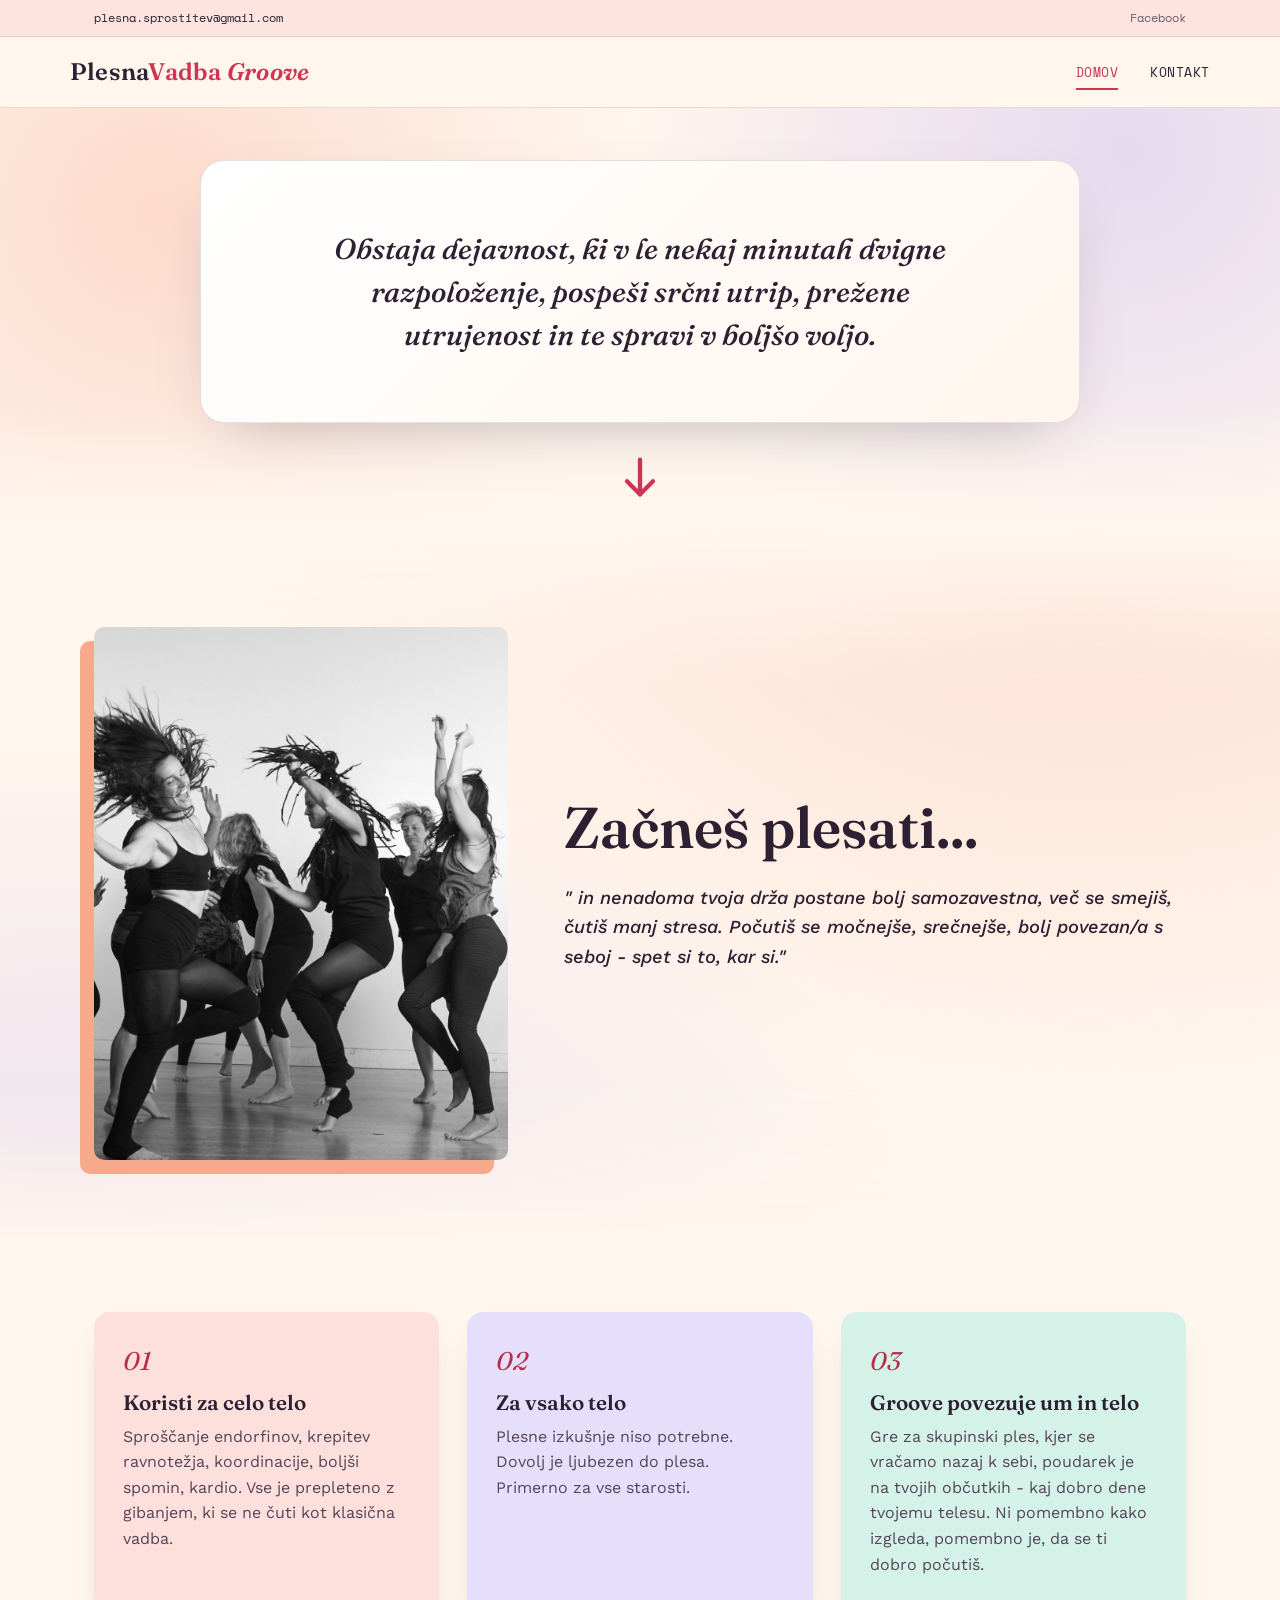
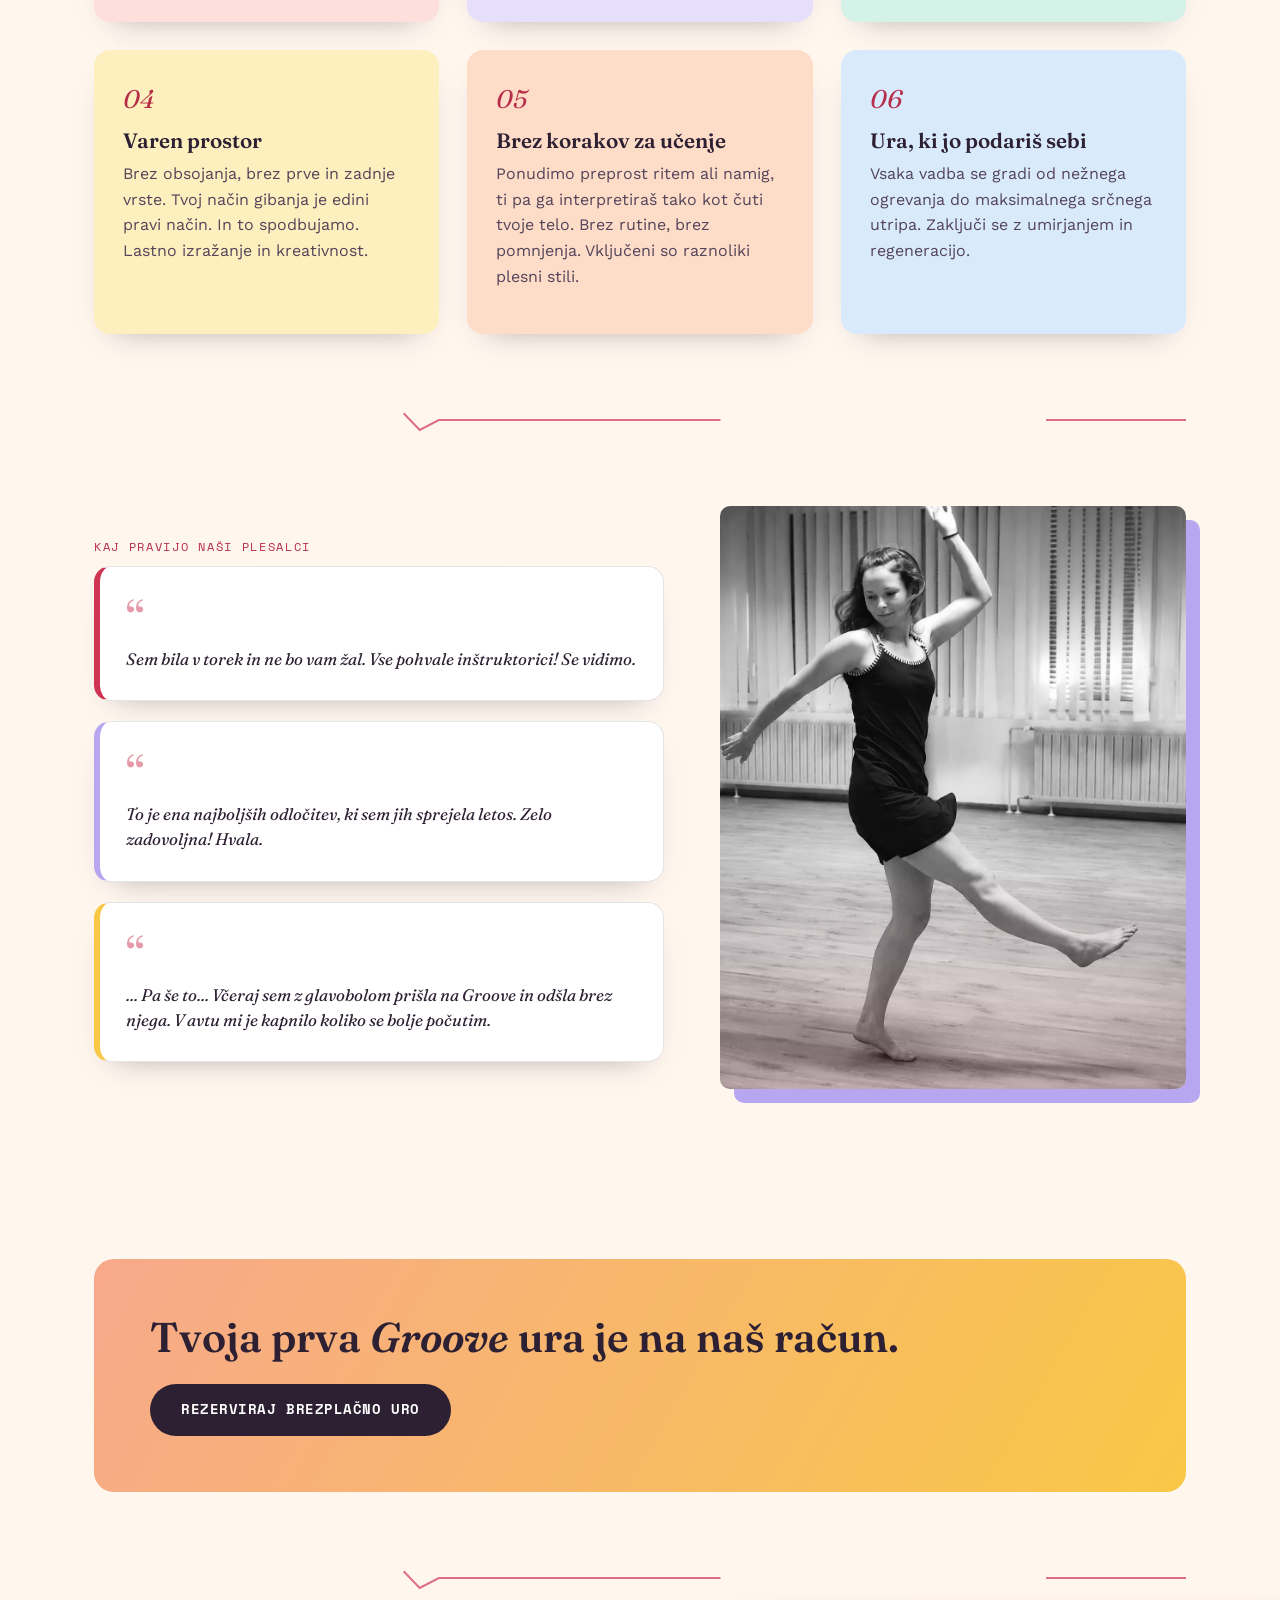
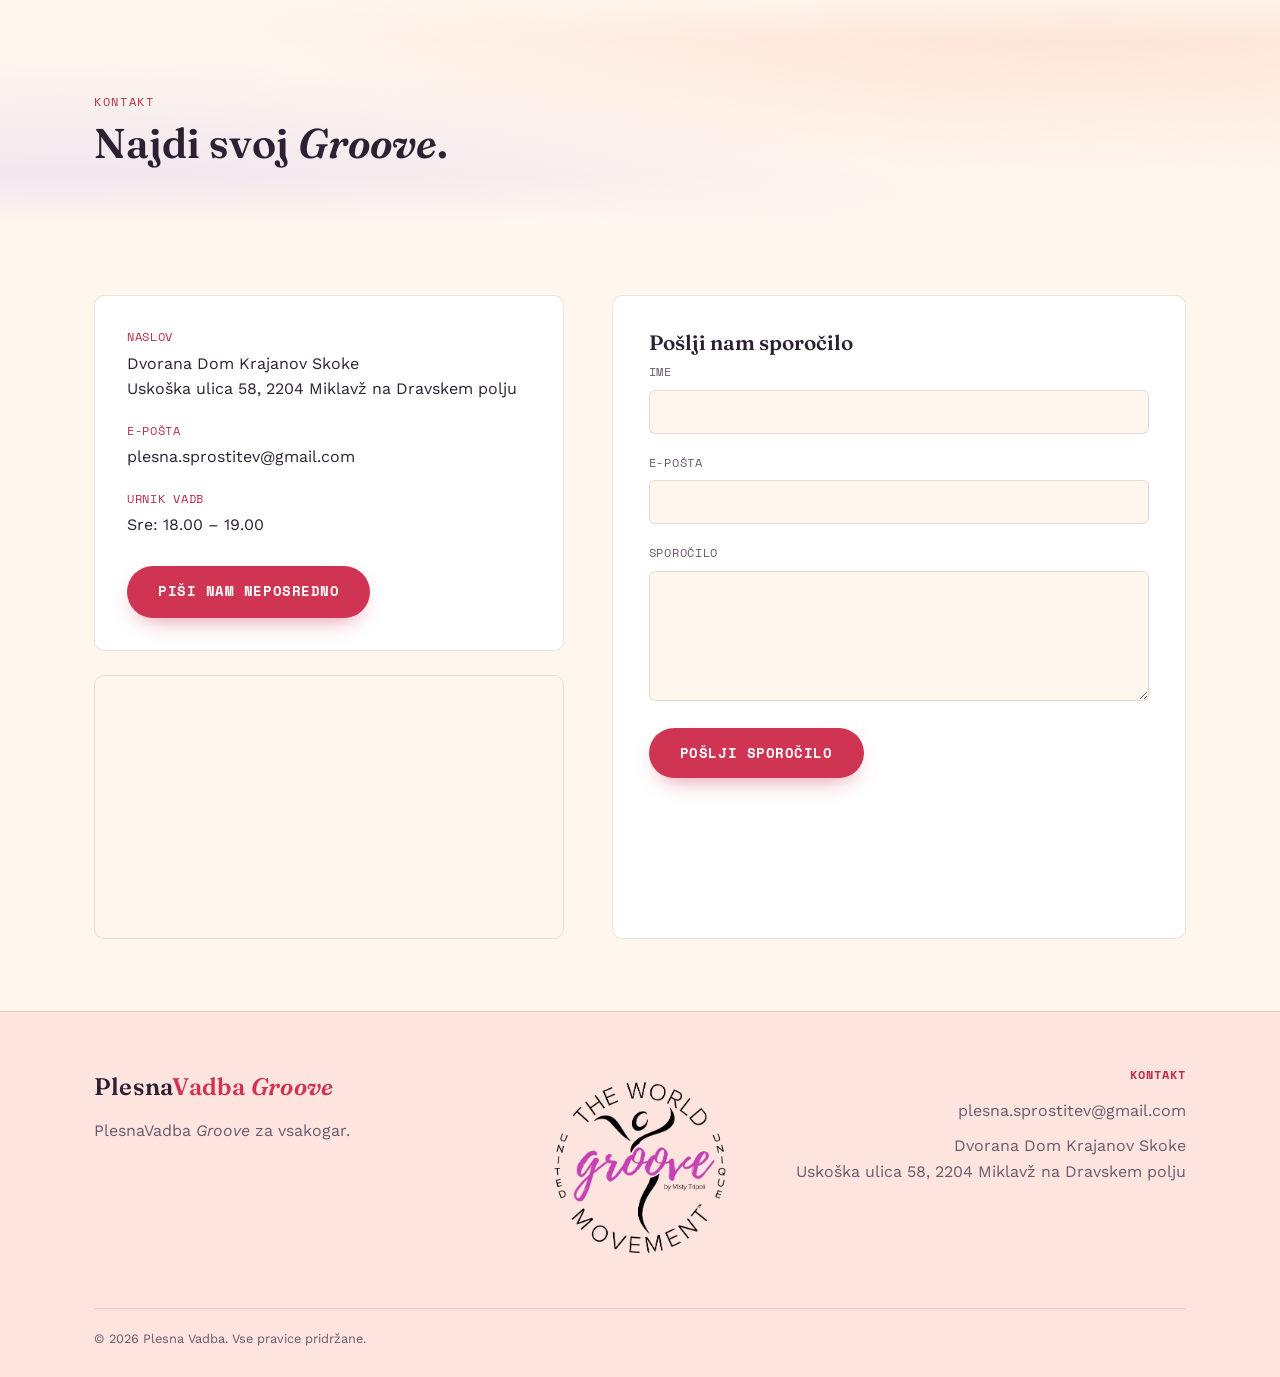
<file: index.html>
<!DOCTYPE html>
<html lang="sl">

<head>
  <meta charset="UTF-8" />
  <meta name="viewport" content="width=device-width, initial-scale=1.0" />
  <title>Groove plesna vadba Maribor | Plesna Vadba</title>
  <meta name="description"
    content="Groove je plesna vadba brez koreografije za vsako telo. Predznanje ni potrebno, prva ura je brezplačna. Miklavž na Dravskem polju, Maribor." />
  <link rel="preconnect" href="https://fonts.googleapis.com">
  <link
    href="https://fonts.googleapis.com/css2?family=Fraunces:ital,wght@0,500;0,600;1,500&family=Work+Sans:wght@400;500;600&family=Space+Mono:wght@400;700&display=swap"
    rel="stylesheet">
  <link rel="stylesheet" href="style.css">

  <link rel="canonical" href="https://zagroovaj.si/" />
  <meta name="theme-color" content="#fff6ee" />

  <link rel="icon" href="favicon.svg" type="image/svg+xml" />
  <link rel="icon" href="favicon.png" type="image/png" sizes="96x96" />

  <meta property="og:type" content="website" />
  <meta property="og:site_name" content="Plesna Vadba" />
  <meta property="og:title" content="Plesna Vadba Groove — plesna vadba brez koreografije" />
  <meta property="og:description"
    content="Plesna vadba za vsako telo. Predznanje ni potrebno, prva ura je brezplačna." />
  <meta property="og:url" content="https://zagroovaj.si/" />
  <meta property="og:image" content="https://zagroovaj.si/public/images/og-image.jpg" />
  <meta property="og:image:width" content="1200" />
  <meta property="og:image:height" content="630" />
  <meta property="og:locale" content="sl_SI" />
  <meta name="twitter:card" content="summary_large_image" />

  <script type="application/ld+json">
{
  "@context": "https://schema.org",
  "@type": "DanceSchool",
  "name": "Plesna Vadba Groove",
  "description": "Groove je plesna vadba brez koreografije, kjer pride v ospredje lastna kreativnost. Plesno predznanje ni potrebno.",
  "url": "https://zagroovaj.si/",
  "image": "https://zagroovaj.si/public/images/og-image.jpg",
  "email": "plesna.sprostitev@gmail.com",
  "address": {
    "@type": "PostalAddress",
    "streetAddress": "Uskoška ulica 58",
    "addressLocality": "Miklavž na Dravskem polju",
    "postalCode": "2204",
    "addressCountry": "SI"
  },
  "areaServed": ["Maribor", "Miklavž na Dravskem polju", "Štajerska"],
  "openingHoursSpecification": [
    {
      "@type": "OpeningHoursSpecification",
      "dayOfWeek": "Wednesday",
      "opens": "18:00",
      "closes": "19:00"
    }
  ],
  "sameAs": ["https://www.facebook.com/share/1FZcJgLo23/"]
}
</script>
  <meta name="keywords"
    content="plesna vadba, Maribor, Štajerska, lastno izražanje, iskanje sebe, gibanje, solo ples, ples v skupini, sprostitev, groove metoda, ples brez koreografije" />
</head>

<body>

  <div class="topbar">
    <div class="container">
      <div class="topbar-contact">
        <a href="mailto:plesna.sprostitev@gmail.com">plesna.sprostitev@gmail.com</a>
      </div>
      <div class="topbar-social">
        <a href="https://www.facebook.com/share/1FZcJgLo23/" target="_blank" aria-label="Facebook">Facebook</a>
      </div>
    </div>
  </div>


  <header class="site-header">
    <div class="container nav-row">
      <a href="index.html" class="logo">Plesna<span>Vadba </span> <span class="groove">Groove</span></a>
      <nav class="main-nav" aria-label="Glavna navigacija">
        <ul>
          <li><a href="index.html" class="active">Domov</a></li>
          <li><a href="index.html#contact">Kontakt</a></li>
        </ul>
      </nav>
      <button class="nav-toggle" aria-label="Preklopi meni" aria-expanded="false">
        <span></span><span></span><span></span>
      </button>
    </div>
  </header>

  <section style="margin:0;padding:0;" class="info-box-section">
    <br><br>
    <fieldset class="info-box">
      <p>Obstaja dejavnost, ki v le nekaj minutah dvigne razpoloženje, pospeši srčni utrip, prežene utrujenost in te
        spravi v boljšo voljo.</p>
    </fieldset>

    <div class="arrow-down">
      <svg viewBox="0 0 24 24" fill="none" stroke="currentColor" stroke-width="2" stroke-linecap="round"
        stroke-linejoin="round">
        <line x1="12" y1="4" x2="12" y2="20"></line>
        <polyline points="6 14 12 20 18 14"></polyline>
      </svg>
    </div>

  </section>
  <section class="hero">
    <div class="container about-grid">
      <div class="about-image">
        <img src="public/images/img_dance_black3.jpg" loading="lazy" alt="" />
      </div>
      <div class="about-copy">
        <h1>Začneš plesati... </h1>
        <blockquote>" in nenadoma tvoja drža postane bolj samozavestna, več se smejiš, čutiš manj stresa. Počutiš se
          močnejše, srečnejše, bolj povezan/a s seboj - spet si to, kar si."</blockquote>
      </div>
    </div>
  </section>

  
  <section id="why">
    <div class="container">
      <div class="perks-grid">
        <div class="perk-card">
          <span class="perk-icon">01</span>
          <h3>Koristi za celo telo</h3>
          <p>Sproščanje endorfinov, krepitev ravnotežja, koordinacije, boljši spomin, kardio. Vse je prepleteno z
            gibanjem, ki se ne čuti kot klasična vadba.</p>
        </div>
        <div class="perk-card">
          <span class="perk-icon">02</span>
          <h3>Za vsako telo</h3>
          <p>Plesne izkušnje niso potrebne. Dovolj je ljubezen do plesa. Primerno za vse starosti.</p>
        </div>
        <div class="perk-card">
          <span class="perk-icon">03</span>
          <h3>Groove povezuje um in telo</h3>
          <p>Gre za skupinski ples, kjer se vračamo nazaj k sebi, poudarek je na tvojih občutkih - kaj dobro dene
            tvojemu telesu.
            Ni pomembno kako izgleda, pomembno je, da se ti dobro počutiš.</p>
        </div>
        <div class="perk-card">
          <span class="perk-icon">04</span>
          <h3>Varen prostor</h3>
          <p>Brez obsojanja, brez prve in zadnje vrste. Tvoj način gibanja je edini pravi način. In to spodbujamo.
            Lastno izražanje in kreativnost.</p>
        </div>
        <div class="perk-card">
          <span class="perk-icon">05</span>
          <h3>Brez korakov za učenje</h3>
          <p>Ponudimo preprost ritem ali namig, ti pa ga interpretiraš tako kot čuti tvoje telo. Brez rutine, brez
            pomnjenja. Vključeni so raznoliki plesni stili.</p>
        </div>
        <div class="perk-card">
          <span class="perk-icon">06</span>
          <h3>Ura, ki jo podariš sebi</h3>
          <p>Vsaka vadba se gradi od nežnega ogrevanja do maksimalnega srčnega utripa. Zaključi se z umirjanjem in
            regeneracijo.</p>
        </div>
      </div>
    </div>
  </section>

  <svg class="beat-line container" viewBox="0 0 1140 28" preserveAspectRatio="none" aria-hidden="true">
    <path d="M0,14 L120,14 L140,4 L160,24 L180,14 L300,14 L320,4 L340,24 L360,14 L1140,14" />
  </svg>


  <section>
    <div class="container hero-grid">
      <div class="hero-copy">
        <span class="eyebrow">Kaj pravijo naši plesalci</span>
        <div class="testimonials-grid" style="grid-template-columns: 1fr; gap: 20px;">
          <div class="testimonial-card">
            <p>Sem bila v torek in ne bo vam žal. Vse pohvale inštruktorici! Se vidimo.</p>
          </div>
          <div class="testimonial-card">
            <p>To je ena najboljših odločitev, ki sem jih sprejela letos. Zelo zadovoljna! Hvala.</p>
          </div>
          <div class="testimonial-card">
            <p>... Pa še to... Včeraj sem z glavobolom prišla na <span class="groove">Groove</span> in odšla brez
              njega. V avtu mi je kapnilo koliko se bolje počutim.</p>
          </div>
        </div>
      </div>
      <div class="hero-image">
        <img src="public/images/front.webp" loading="lazy" alt="" />
      </div>
    </div>
  </section>
  <br>


  <section>
    <div class="container">
      <div class="cta-banner">
        <div>
          <h2>Tvoja prva <span class="groove">Groove</span> ura je na naš račun.</h2>
        </div>
        <a href="index.html#contact" class="btn btn-primary">Rezerviraj brezplačno uro</a>
      </div>
    </div>
  </section>

  <svg class="beat-line container" viewBox="0 0 1140 28" preserveAspectRatio="none" aria-hidden="true">
    <path d="M0,14 L120,14 L140,4 L160,24 L180,14 L300,14 L320,4 L340,24 L360,14 L1140,14" />
  </svg>

  <section class="hero" style="padding-bottom: 40px;" id="contact">
    <div class="container">
      <span class="eyebrow">Kontakt</span>
      <h2>Najdi svoj <span class="groove">Groove</span>.</h2>
    </div>
  </section>

  <section>
    <div class="container contact-grid">

      <div>
        <div class="contact-info-card">
          <div class="info-row">
            <div>
              <span class="label">Naslov</span>
              Dvorana Dom Krajanov Skoke<br>
              Uskoška ulica 58, 2204 Miklavž na Dravskem polju
            </div>
          </div>
          <div class="info-row">
            <div>
              <span class="label">E-pošta</span>
              <a href="mailto:plesna.sprostitev@gmail.com">plesna.sprostitev@gmail.com</a>
            </div>
          </div>
          <div class="info-row">
            <div>
              <span class="label">Urnik vadb</span>
              Sre: 18.00 – 19.00
            </div>
          </div>
          <a href="mailto:plesna.sprostitev@gmail.com?subject=Povpra%C5%A1evanje%20o%20vadbi" class="btn btn-primary"
            style="margin-top: 8px;">Piši nam neposredno</a>
        </div>

        <div class="map-embed">
          <iframe src="https://www.google.com/maps?q=Uskoška+ulica+58,+2204+Miklavž+na+Dravskem+polju&output=embed"
            loading="lazy" referrerpolicy="no-referrer-when-downgrade" title="Zemljevid lokacije studia">
          </iframe>
        </div>
      </div>

      <div class="contact-form">
        <h3>Pošlji nam sporočilo</h3>
        <form id="contact-form" action="https://formspree.io/f/mwlkqvdq" method="POST">
          <div class="form-row">
            <label for="name">Ime</label>
            <input type="text" id="name" name="name" required>
          </div>
          <div class="form-row">
            <label for="email">E-pošta</label>
            <input type="email" id="email" name="email" required>
          </div>
          <div class="form-row">
            <label for="message">Sporočilo</label>
            <textarea id="message" name="message" required></textarea>
          </div>
          <button type="submit" class="btn btn-primary">Pošlji sporočilo</button>
          <p id="form-status" class="form-status" role="status"></p>
        </form>
      </div>

    </div>
  </section>


  <footer class="site-footer">
    <div class="container">
      <div class="footer-grid">
        <div>
          <div class="logo">Plesna<span>Vadba </span><span class="groove">Groove</span></div>
          <p style="margin-top: 12px;">PlesnaVadba <span class="groove">Groove</span> za vsakogar.
          </p>
        </div>
        <div>
          <div class="footer-image">
          <img src="public/images/world_groove.png" alt="World Groove Movement">
          </div>
        </div>
        <div>
          <h4>Kontakt</h4>
          <ul>
            <li><a href="mailto:plesna.sprostitev@gmail.com">plesna.sprostitev@gmail.com</a></li>
            <li>Dvorana Dom Krajanov Skoke<br>Uskoška ulica 58, 2204 Miklavž na Dravskem polju</li>
          </ul>
        </div>
      </div>
      <div class="footer-bottom">
        <span>© 2026 Plesna Vadba. Vse pravice pridržane.</span>
      </div>
    </div>
  </footer>

  <script src="script.js"></script>
</body>

</html>
</file>
<file: style.css>
/* ===========================================================
   Plesna Vadba — design tokens
   =========================================================== */
:root {
  --color-bg: #fff6ee;
  --color-bg-alt: #fde4df;
  --color-card: #ffffff;
  --color-text: #2d2033;
  --color-text-muted: #6b5a6e;
  --color-accent: #2d2033;
  --color-accent-dim: #ffffff;
  --color-gold: #b82e4a;
  --color-pop: #cf3553;
  --color-pop-soft: #f7a98b;
  --color-border: rgba(45, 32, 51, 0.12);

  --color-sun: #f9c846;
  --color-lav: #b7a6f0;
  --color-mint: #bdebdd;
  --color-peach: #f7a98b;

  --font-display: "Fraunces", "Georgia", serif;
  --font-body: "Work Sans", "Helvetica Neue", Arial, sans-serif;
  --font-mono: "Space Mono", monospace;

  --container: 1140px;
  --radius: 10px;
}

* { box-sizing: border-box; }

html { scroll-behavior: smooth; }

body {
  margin: 0;
  background: var(--color-bg);
  color: var(--color-text);
  font-family: var(--font-body);
  line-height: 1.6;
  -webkit-font-smoothing: antialiased;
}

img { max-width: 100%; display: block; }

::selection { background: var(--color-sun); color: var(--color-text); }

a { color: inherit; text-decoration: none; }

.container {
  max-width: var(--container);
  margin: 0 auto;
  padding: 0 24px;
}

h1, h2, h3, h4 {
  font-family: var(--font-display);
  font-weight: 600;
  margin: 0 0 0.4em;
  line-height: 1.1;
}

h1 { font-size: clamp(2rem, 5vw, 3.6rem); }
h2 { font-size: clamp(1.8rem, 4vw, 2.6rem); }
h3 { font-size: 1.3rem; }

p { margin: 0 0 1em; color: var(--color-text-muted); }

.eyebrow {
  font-family: var(--font-mono);
  font-size: 0.75rem;
  letter-spacing: 0.14em;
  text-transform: uppercase;
  color: var(--color-gold);
  display: inline-block;
  margin-bottom: 0.8em;
}

.groove {
  font-style: italic;
}

/* ===========================================================
   Intro quote — opening statement section
   =========================================================== */
.quote-intro {
  padding: 88px 0 40px;
  text-align: center;
  position: relative;
}
.quote-intro .container {
  max-width: 760px;
}
.quote-intro .quote-mark {
  font-family: var(--font-display);
  font-size: 5rem;
  line-height: 1;
  color: var(--color-pop);
  opacity: 0.5;
  display: block;
  margin-bottom: -0.3em;
}
.quote-intro blockquote {
  font-family: var(--font-display);
  font-style: italic;
  font-weight: 500;
  font-size: clamp(1.4rem, 3vw, 2rem);
  line-height: 1.4;
  color: var(--color-text);
  margin: 0 auto;
  max-width: 640px;
}
.quote-intro .quote-underline {
  width: 64px;
  height: 3px;
  background: var(--color-pop);
  border-radius: 2px;
  margin: 32px auto 0;
}

/* ===========================================================
   Info box — bordered callout with overlaid heading
   =========================================================== */
.info-box {
  border: 1px solid var(--color-border);
  background: linear-gradient(135deg, var(--color-card), var(--color-bg));
  border-radius: 24px;
  padding: 66px 58px;
  margin: 0 auto;
  max-width: 880px;
  min-height: 260px;
  position: relative;
  display: flex;
  flex-direction: column;
  align-items: center;
  justify-content: center;
  text-align: center;
  gap: 18px;
  box-shadow: 0 24px 60px -30px rgba(45, 32, 51, 0.35);
}
.info-box-icon {
  width: 44px;
  height: 44px;
  color: var(--color-text-muted);
}
.info-box legend {
  padding: 0 14px;
  font-family: var(--font-display);
  font-size: 1.3rem;
  font-weight: 600;
  background: var(--color-bg);
}
.info-box legend .pop {
  color: var(--color-pop);
  font-style: italic;
}
.info-box p {
  margin: 0;
  color: var(--color-text);
  font-family: var(--font-display);
  font-style: italic;
  font-weight: 500;
  font-size: 1.8rem;
  line-height: 1.5;
  max-width: 620px;
}

/* Soft pastel glow behind the opening section */
.info-box-section {
  background:
    linear-gradient(to bottom, transparent 70%, var(--color-bg) 100%),
    radial-gradient(circle at 12% 25%, rgba(247, 169, 139, 0.35), transparent 42%),
    radial-gradient(circle at 88% 10%, rgba(183, 166, 240, 0.35), transparent 42%);
}

/* Downward arrow, placed after a section to point at what follows */
.arrow-down {
  display: flex;
  justify-content: center;
  padding: 28px 0;
}
.arrow-down svg {
  width: 52px;
  height: 52px;
  color: var(--color-pop);
  animation: arrow-bounce 1.6s ease-in-out infinite;
}
@keyframes arrow-bounce {
  0%, 100% { transform: translateY(0); }
  50% { transform: translateY(8px); }
}
@media (prefers-reduced-motion: reduce) {
  .arrow-down svg { animation: none; }
}

/* ===========================================================
   Buttons
   =========================================================== */
.btn {
  display: inline-flex;
  align-items: center;
  gap: 8px;
  padding: 14px 30px;
  border-radius: 999px;
  font-family: var(--font-mono);
  font-size: 0.85rem;
  letter-spacing: 0.04em;
  text-transform: uppercase;
  border: 1px solid transparent;
  cursor: pointer;
  transition: transform 0.2s ease, background 0.2s ease, color 0.2s ease;
}

.btn-primary {
  background: var(--color-pop);
  color: #ffffff;
  font-weight: 700;
  box-shadow: 0 10px 24px -12px rgba(207, 53, 83, 0.7);
}
.btn-primary:hover { background: var(--color-text); color: #ffffff; border-color: var(--color-text); transform: translateY(-2px); }

.btn-ghost {
  background: transparent;
  color: var(--color-text);
  border-color: var(--color-text-muted);
}
.btn-ghost:hover { border-color: var(--color-text); background: var(--color-text); color: #ffffff; }

/* ===========================================================
   Top utility bar
   =========================================================== */
.topbar {
  background: var(--color-bg-alt);
  border-bottom: 1px solid var(--color-border);
  font-family: var(--font-mono);
  font-size: 0.78rem;
}
.topbar .container {
  display: flex;
  justify-content: space-between;
  align-items: center;
  padding-top: 8px;
  padding-bottom: 8px;
  gap: 16px;
}
.topbar-contact {
  display: flex;
  gap: 20px;
  flex-wrap: wrap;
}
.topbar-contact a:hover { color: var(--color-pop); }
.topbar-social { display: flex; gap: 14px; }
.topbar-social a { color: var(--color-text-muted); }
.topbar-social a:hover { color: var(--color-gold); }

/* ===========================================================
   Header / nav
   =========================================================== */
header.site-header {
  position: sticky;
  top: 0;
  z-index: 100;
  background: rgba(255, 246, 238, 0.92);
  backdrop-filter: blur(8px);
  border-bottom: 1px solid var(--color-border);
}

.nav-row {
  display: flex;
  align-items: center;
  justify-content: space-between;
  padding: 16px 0;
}

.logo {
  font-family: var(--font-display);
  font-size: 1.5rem;
  font-weight: 600;
  letter-spacing: 0.01em;
}
.logo span { color: var(--color-pop); }

nav.main-nav ul {
  list-style: none;
  display: flex;
  gap: 32px;
  margin: 0;
  padding: 0;
  font-family: var(--font-mono);
  font-size: 0.82rem;
  text-transform: uppercase;
  letter-spacing: 0.04em;
}
nav.main-nav a {
  padding: 6px 0;
  border-bottom: 2px solid transparent;
  transition: border-color 0.2s ease, color 0.2s ease;
}
nav.main-nav a:hover,
nav.main-nav a.active {
  color: var(--color-pop);
  border-color: var(--color-pop);
}

.nav-toggle {
  display: none;
  flex-direction: column;
  gap: 5px;
  background: none;
  border: none;
  cursor: pointer;
  padding: 6px;
}
.nav-toggle span {
  width: 26px;
  height: 2px;
  background: var(--color-text);
  transition: transform 0.25s ease, opacity 0.25s ease;
}
.nav-toggle.open span:nth-child(1) { transform: translateY(7px) rotate(45deg); }
.nav-toggle.open span:nth-child(2) { opacity: 0; }
.nav-toggle.open span:nth-child(3) { transform: translateY(-7px) rotate(-45deg); }

/* ===========================================================
   Beat line — signature divider
   =========================================================== */
.beat-line {
  width: 100%;
  height: 28px;
  margin: 0 auto;
  display: block;
  color: var(--color-pop);
  opacity: 0.7;
}
.beat-line path {
  stroke: currentColor;
  stroke-width: 2;
  fill: none;
  stroke-dasharray: 340;
  stroke-dashoffset: 340;
  animation: draw-beat 2.4s ease-in-out infinite alternate;
}
@keyframes draw-beat {
  to { stroke-dashoffset: 0; }
}

/* ===========================================================
   Hero
   =========================================================== */
.hero {
  position: relative;
  padding: 96px 0 80px;
  overflow: hidden;
  background:
    linear-gradient(to bottom, var(--color-bg) 0, transparent 22%, transparent 78%, var(--color-bg) 100%),
    radial-gradient(ellipse at 85% 0%, rgba(247, 169, 139, 0.30), transparent 55%),
    radial-gradient(ellipse at 5% 100%, rgba(183, 166, 240, 0.28), transparent 50%);
}
.hero-grid {
  display: grid;
  grid-template-columns: 1.1fr 0.9fr;
  gap: 56px;
  align-items: center;
}
.hero-copy .tagline {
  font-family: var(--font-display);
  font-style: italic;
  font-size: 1.2rem;
  color: var(--color-text);
  max-width: 480px;
}
.hero-actions {
  display: flex;
  gap: 16px;
  margin-top: 28px;
  flex-wrap: wrap;
}
.hero-image {
  position: relative;
  border-radius: var(--radius);
  overflow: hidden;
  aspect-ratio: 4 / 5;
  box-shadow: 14px 14px 0 var(--color-lav);
}
.hero-image img {
  width: 100%;
  height: 100%;
  object-fit: cover;
}
.hero-image::after {
  content: "";
  position: absolute;
  inset: 0;
  background: linear-gradient(180deg, transparent 60%, rgba(207, 53, 83, 0.12));
}

/* ===========================================================
   Sections
   =========================================================== */
section { padding: 72px 0; }
.section-alt { background: var(--color-bg-alt); }

.section-head {
  max-width: 640px;
  margin-bottom: 48px;
}

/* Perks grid (why join) */
.perks-grid {
  display: grid;
  grid-template-columns: repeat(3, 1fr);
  gap: 28px;
}
.perk-card {
  background: var(--color-card);
  border: 1px solid transparent;
  border-radius: 16px;
  padding: 28px;
  box-shadow: 0 14px 30px -22px rgba(45, 32, 51, 0.5);
}
.perk-card h3 { color: var(--color-text); }
.perk-card p { color: #54445a; }
.perk-card:nth-child(1) { background: #fde0dc; }
.perk-card:nth-child(2) { background: #e6dffb; }
.perk-card:nth-child(3) { background: #d5f2e8; }
.perk-card:nth-child(4) { background: #fdf0be; }
.perk-card:nth-child(5) { background: #fddcc8; }
.perk-card:nth-child(6) { background: #d8eafb; }
.perk-card .perk-icon {
  font-family: var(--font-display);
  font-style: italic;
  font-size: 1.6rem;
  color: var(--color-gold);
  margin-bottom: 10px;
  display: block;
}

/* Programs grid */
.programs-grid {
  display: grid;
  grid-template-columns: repeat(3, 1fr);
  gap: 28px;
}
.program-card {
  background: var(--color-card);
  border-radius: var(--radius);
  overflow: hidden;
  border: 1px solid var(--color-border);
  transition: transform 0.25s ease, box-shadow 0.25s ease;
}
.program-card:hover {
  transform: translateY(-6px);
  box-shadow: 0 20px 40px -20px rgba(45, 32, 51, 0.35);
}
.program-media { aspect-ratio: 4 / 3; overflow: hidden; }
.program-media img { width: 100%; height: 100%; object-fit: cover; }
.program-body { padding: 22px; }
.program-body .level {
  font-family: var(--font-mono);
  font-size: 0.72rem;
  color: var(--color-text-muted);
  text-transform: uppercase;
  letter-spacing: 0.08em;
}

/* Video showcase (replaces the old programs grid) */
.video-showcase {
  position: relative;
  border-radius: var(--radius);
  overflow: hidden;
  aspect-ratio: 16 / 9;
  max-width: 860px;
  margin: 0 auto;
  border: 1px solid var(--color-border);
  background: #000;
}
.video-showcase video {
  width: 100%;
  height: 100%;
  object-fit: cover;
  display: block;
}

/* Founder / about split */
.about-grid {
  display: grid;
  grid-template-columns: 0.8fr 1.2fr;
  gap: 56px;
  align-items: center;
}
.about-image {
  border-radius: var(--radius);
  overflow: hidden;
  box-shadow: -14px 14px 0 var(--color-peach);
}
.about-image img { width: 100%; height: auto; display: block; }
blockquote {
  font-family: var(--font-display);
  font-style: italic;
  font-size: 1.4rem;
  margin: 0 0 20px;
  color: var(--color-text);
}
.about-copy blockquote {
  font-family: var(--font-body);
  font-style: italic;
  font-weight: 500;
  font-size: 1.15rem;
  line-height: 1.6;
}
cite {
  font-family: var(--font-mono);
  font-style: normal;
  font-size: 0.8rem;
  color: var(--color-gold);
}

/* Testimonials */
.testimonials-grid {
  display: grid;
  grid-template-columns: repeat(3, 1fr);
  gap: 24px;
}
.testimonial-card {
  background: var(--color-card);
  border: 1px solid var(--color-border);
  border-left: 6px solid var(--color-pop);
  border-radius: 16px;
  padding: 28px 26px;
  position: relative;
  box-shadow: 0 14px 30px -22px rgba(45, 32, 51, 0.5);
}
.testimonial-card:nth-child(2) { border-left-color: var(--color-lav); }
.testimonial-card:nth-child(3) { border-left-color: var(--color-sun); }
.testimonial-card::before {
  content: "“";
  font-family: var(--font-display);
  font-size: 3rem;
  line-height: 1;
  color: var(--color-pop);
  opacity: 0.5;
  display: block;
  margin-bottom: 4px;
}
.testimonial-card p {
  font-family: var(--font-display);
  font-style: italic;
  color: var(--color-text);
  font-size: 1.05rem;
  line-height: 1.5;
  margin: 0;
}

/* Stats strip */
.stats-strip {
  display: grid;
  grid-template-columns: repeat(4, 1fr);
  gap: 24px;
  text-align: center;
  padding: 40px 0;
  border-top: 1px solid var(--color-border);
  border-bottom: 1px solid var(--color-border);
}
.stat-num {
  font-family: var(--font-display);
  font-size: 2.4rem;
  color: var(--color-pop);
}
.stat-label {
  font-family: var(--font-mono);
  font-size: 0.72rem;
  text-transform: uppercase;
  letter-spacing: 0.06em;
  color: var(--color-text-muted);
}

/* CTA banner */
.cta-banner {
  background: linear-gradient(120deg, var(--color-peach), var(--color-sun));
  border-radius: 20px;
  padding: 56px;
  display: flex;
  align-items: center;
  justify-content: space-between;
  gap: 24px;
  flex-wrap: wrap;
}
.cta-banner h2 { margin: 0; color: var(--color-text); }
.cta-banner .btn-primary { background: var(--color-text); color: #ffffff; box-shadow: none; }
.cta-banner .btn-primary:hover { background: transparent; color: var(--color-text); border-color: var(--color-text); }

/* ===========================================================
   Contact page
   =========================================================== */
.contact-grid {
  display: grid;
  grid-template-columns: 0.9fr 1.1fr;
  gap: 48px;
}
.contact-info-card {
  background: var(--color-card);
  border: 1px solid var(--color-border);
  border-radius: var(--radius);
  padding: 32px;
}
.contact-info-card .info-row {
  display: flex;
  gap: 14px;
  margin-bottom: 20px;
  align-items: flex-start;
}
.contact-info-card .info-row .label {
  font-family: var(--font-mono);
  font-size: 0.72rem;
  text-transform: uppercase;
  letter-spacing: 0.06em;
  color: var(--color-gold);
  display: block;
  margin-bottom: 4px;
}
.map-embed {
  border-radius: var(--radius);
  overflow: hidden;
  border: 1px solid var(--color-border);
  aspect-ratio: 16 / 9;
  margin-top: 24px;
}
.map-embed iframe { width: 100%; height: 100%; border: 0; }

.contact-form {
  background: var(--color-card);
  border: 1px solid var(--color-border);
  border-radius: var(--radius);
  padding: 36px;
}
.form-row { margin-bottom: 20px; }
.form-row label {
  display: block;
  font-family: var(--font-mono);
  font-size: 0.72rem;
  text-transform: uppercase;
  letter-spacing: 0.06em;
  color: var(--color-text-muted);
  margin-bottom: 8px;
}
.form-row input,
.form-row textarea {
  width: 100%;
  padding: 12px 14px;
  border-radius: 6px;
  border: 1px solid var(--color-border);
  background: var(--color-bg);
  color: var(--color-text);
  font-family: var(--font-body);
  font-size: 0.95rem;
}
.form-row input:focus,
.form-row textarea:focus {
  outline: 2px solid var(--color-pop);
  outline-offset: 1px;
}
.form-row textarea { resize: vertical; min-height: 130px; }

.form-note {
  font-size: 0.8rem;
  color: var(--color-text-muted);
  margin-top: 12px;
}

.form-status {
  margin-top: 16px;
  font-family: var(--font-mono);
  font-size: 0.85rem;
}
.form-status.success { color: #1a7f45; }
.form-status.error { color: var(--color-pop); }

/* ===========================================================
   Footer
   =========================================================== */
footer.site-footer {
  background: var(--color-bg-alt);
  border-top: 1px solid var(--color-border);
  padding: 56px 0 28px;
}
.footer-grid {
  display: grid;
  grid-template-columns: 1fr auto 1fr;
  gap: 48px;
  align-items: start;
  margin-bottom: 40px;
}
.footer-image { align-self: center; }
.footer-image img {
  display: block;
  width: 200px;
  height: 200px;
  object-fit: contain;
  border-radius: 50%;
  padding: 14px;
  /*background: #fff;
  box-shadow: 0 14px 30px -18px rgba(45, 32, 51, 0.45);*/
}
.footer-grid h4 {
  font-family: var(--font-mono);
  font-size: 0.78rem;
  text-transform: uppercase;
  letter-spacing: 0.08em;
  color: var(--color-gold);
  margin-bottom: 16px;
}
.footer-grid ul { list-style: none; margin: 0; padding: 0; }
.footer-grid li { margin-bottom: 10px; color: var(--color-text-muted); }
.footer-grid a:hover { color: var(--color-pop); }
.footer-bottom {
  border-top: 1px solid var(--color-border);
  padding-top: 20px;
  display: flex;
  justify-content: space-between;
  font-size: 0.8rem;
  color: var(--color-text-muted);
  flex-wrap: wrap;
  gap: 8px;
}

/* ===========================================================
   Responsive
   =========================================================== */
@media (max-width: 900px) {
  .hero-grid,
  .about-grid,
  .contact-grid { grid-template-columns: 1fr; }
  .hero-image { order: -1; max-width: 420px; margin: 0 auto; }
  .perks-grid,
  .programs-grid { grid-template-columns: repeat(2, 1fr); }
  .testimonials-grid { grid-template-columns: 1fr; }
  .stats-strip { grid-template-columns: repeat(2, 1fr); row-gap: 28px; }
  .footer-grid { grid-template-columns: 1fr; justify-items: center; text-align: center; }
}

@media (max-width: 720px) {
  .topbar .container { flex-direction: column; align-items: flex-start; gap: 4px; padding-top: 6px; padding-bottom: 6px; }
  .topbar-social { display: none; }

  .nav-row .logo { margin-left: 12px; }

  .nav-toggle { display: flex; }

  nav.main-nav {
    position: absolute;
    top: 100%;
    left: 0;
    right: 0;
    background: var(--color-bg-alt);
    border-bottom: 1px solid var(--color-border);
    max-height: 0;
    overflow: hidden;
    transition: max-height 0.3s ease;
  }
  nav.main-nav.open { max-height: 400px; }
  nav.main-nav ul {
    flex-direction: column;
    gap: 0;
    padding: 8px 24px 20px;
  }
  nav.main-nav a { display: block; padding: 14px 0; border-bottom: 1px solid var(--color-border); }

  .info-box {
    width: calc(100% - 32px);
    padding: 40px 24px;
    min-height: 0;
  }
  .info-box p { font-size: 1.35rem; }

  .perks-grid,
  .programs-grid { grid-template-columns: 1fr; }
  .cta-banner { flex-direction: column; text-align: center; padding: 40px 24px; }
  .footer-grid { grid-template-columns: 1fr; gap: 28px; }
  .footer-grid { grid-template-columns: 1fr; gap: 28px; justify-items: center; text-align: center; }
}

@media (prefers-reduced-motion: reduce) {
  .beat-line path { animation: none; stroke-dashoffset: 0; }
  * { scroll-behavior: auto !important; }
}

@media (min-width: 901px) {
  .footer-grid > div:last-child { text-align: right; }
}
</file>
